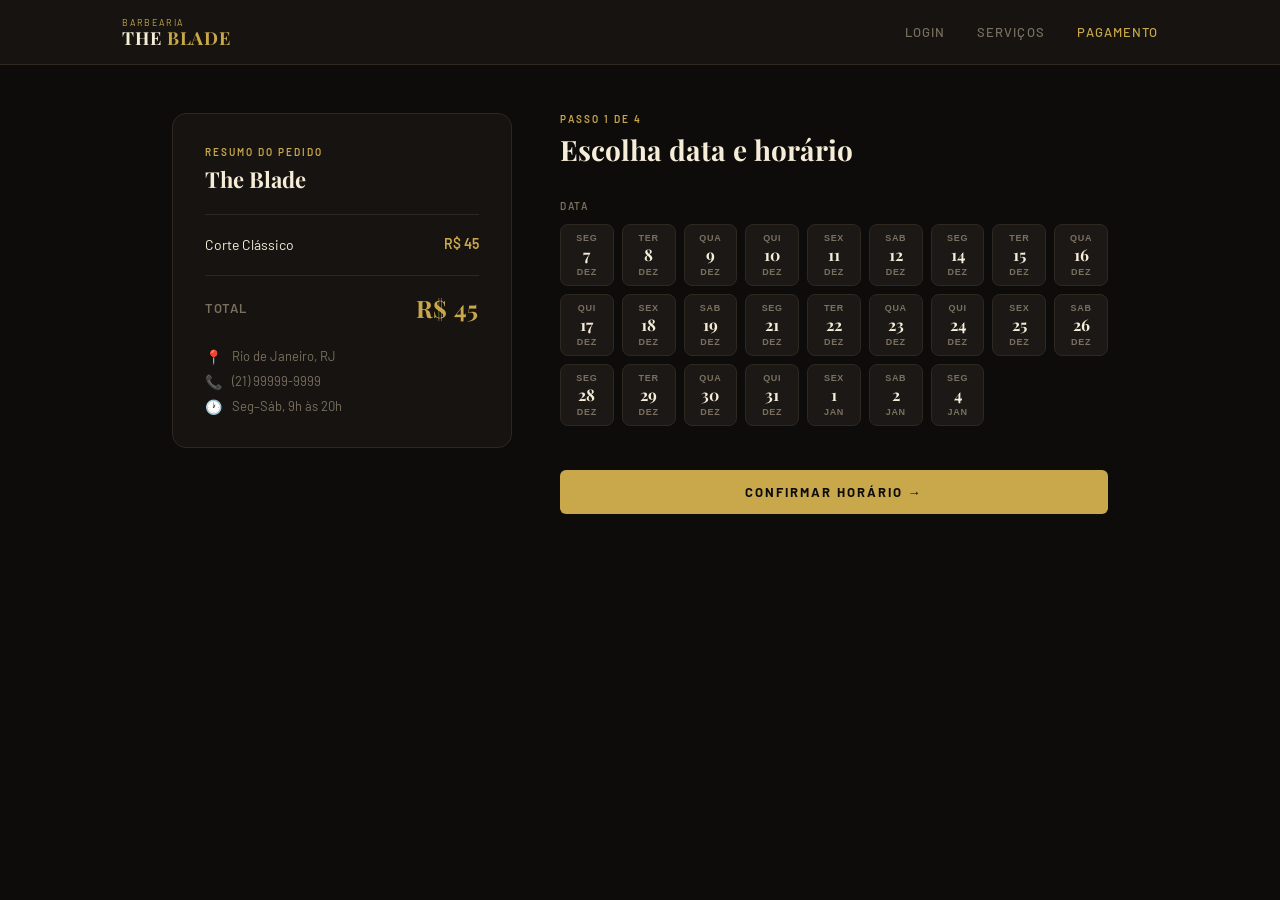
<file: Grupo 6 projeto pronto - Copia/checkout.html>
<!DOCTYPE html>
<html lang="pt-br">
<head>
  <meta charset="UTF-8">
  <meta name="viewport" content="width=device-width, initial-scale=1.0">
  <title>The Blade — Checkout</title>
  <link href="https://fonts.googleapis.com/css2?family=Playfair+Display:ital,wght@0,700;0,900;1,700&family=Barlow:wght@400;500;600&display=swap" rel="stylesheet">
  <link rel="stylesheet" href="checkout.css">
</head>
<body>

  <!-- Header -->
  <header class="site-header">
    <div class="header-inner">
      <div class="header-brand">
        <span class="header-tag">Barbearia</span>
        <span class="header-name">THE <strong>BLADE</strong></span>
      </div>
      <nav class="header-nav">
        <a href="login.html" id="nav-login-link">Login</a>
        <a href="servicos.html">Serviços</a>
        <a href="#" class="active">Pagamento</a>
      </nav>
    </div>
  </header>

  <!-- Conteúdo principal -->
  <main class="checkout-main">

    <!-- Coluna esquerda: resumo do pedido -->
    <aside class="order-summary">
      <p class="summary-eyebrow">Resumo do pedido</p>
      <h2 class="summary-title">The Blade</h2>
      <div class="summary-divider"></div>

      <div class="summary-items" id="summary-items">
        <!-- Preenchido pelo JS via URL params -->
      </div>

      <div class="summary-total-row">
        <span>Total</span>
        <span id="summary-total" class="summary-total-value">R$ 0</span>
      </div>

      <div class="summary-info">
        <div class="info-row"><span class="info-icon">📍</span><span>Rio de Janeiro, RJ</span></div>
        <div class="info-row"><span class="info-icon">📞</span><span>(21) 99999-9999</span></div>
        <div class="info-row"><span class="info-icon">🕐</span><span>Seg–Sáb, 9h às 20h</span></div>
      </div>
    </aside>

    <!-- Coluna direita: formulário de pagamento -->
    <section class="payment-section">

      <!-- Passo 1: Escolher data e horário -->
      <div class="step" id="step-schedule">
        <p class="step-eyebrow">Passo 1 de 4</p>
        <h2 class="step-title">Escolha data e horário</h2>

        <div class="schedule-section">
          <p class="schedule-label">Data</p>
          <div class="dates-grid" id="dates-grid"></div>
        </div>

        <div class="schedule-section" id="times-section" style="display:none">
          <p class="schedule-label">Horário disponível</p>
          <div class="times-grid" id="times-grid"></div>
        </div>

        <div class="feedback-box" id="fb-schedule"></div>
        <button class="btn-confirm" id="btn-confirm-schedule" style="margin-top:1rem">Confirmar horário →</button>
      </div>

      <!-- Passo 1: Quando pagar -->
      <div class="step" id="step-when">
        <p class="step-eyebrow">Passo 2 de 4</p>
        <h2 class="step-title">Quando deseja pagar?</h2>
        <div class="when-grid">
          <button class="when-card" id="btn-pay-now">
            <span class="when-icon">💳</span>
            <span class="when-label">Pagar agora</span>
            <span class="when-desc">Online, antes do atendimento</span>
          </button>
          <button class="when-card" id="btn-pay-later">
            <span class="when-icon">🏪</span>
            <span class="when-label">Pagar na barbearia</span>
            <span class="when-desc">Presencialmente, no dia</span>
          </button>
        </div>
      </div>

      <!-- Passo 2a: Método de pagamento (online) -->
      <div class="step hidden" id="step-method">
        <p class="step-eyebrow">Passo 3 de 4</p>
        <h2 class="step-title">Forma de pagamento</h2>
        <div class="method-tabs">
          <button class="method-tab active" data-method="pix">PIX</button>
          <button class="method-tab" data-method="credito">Crédito</button>
          <button class="method-tab" data-method="debito">Débito</button>
        </div>

        <!-- PIX -->
        <div class="method-panel active" id="panel-pix">
          <div class="pix-wrap">
            <div class="qrcode-box">
              <div class="qrcode-inner" id="qrcode-placeholder">
                <div class="qr-grid"></div>
              </div>
              <p class="qr-label">QR Code PIX</p>
            </div>
            <div class="pix-details">
              <p class="pix-instructions">Abra o app do seu banco, escolha <strong>Pagar via PIX</strong> e escaneie o QR Code ao lado, ou copie a chave abaixo.</p>
              <div class="pix-key-box">
                <span class="pix-key-label">Chave PIX (CNPJ)</span>
                <div class="pix-key-row">
                  <span class="pix-key-value" id="pix-key">12.345.678/0001-99</span>
                  <button class="btn-copy" id="btn-copy-pix">Copiar</button>
                </div>
              </div>
              <div class="pix-timer">
                <span class="timer-label">Expira em</span>
                <span class="timer-value" id="pix-timer">10:00</span>
              </div>
            </div>
          </div>
          <button class="btn-confirm" id="btn-confirm-pix">Já realizei o pagamento</button>
        </div>

        <!-- Cartão de Crédito -->
        <div class="method-panel hidden" id="panel-credito">
          <div class="card-visual" id="card-visual-credito">
            <div class="card-chip"></div>
            <p class="card-number" id="display-num-credito">•••• •••• •••• ••••</p>
            <div class="card-bottom">
              <div><p class="card-field-label">Titular</p><p class="card-field-val" id="display-nome-credito">SEU NOME</p></div>
              <div><p class="card-field-label">Validade</p><p class="card-field-val" id="display-val-credito">MM/AA</p></div>
            </div>
          </div>
          <form id="form-credito" novalidate>
            <div class="field">
              <label for="cred-numero">Número do cartão</label>
              <input type="text" id="cred-numero" placeholder="0000 0000 0000 0000" maxlength="19" autocomplete="cc-number">
              <span class="field-error" id="err-cred-numero"></span>
            </div>
            <div class="field">
              <label for="cred-nome">Nome no cartão</label>
              <input type="text" id="cred-nome" placeholder="NOME SOBRENOME" autocomplete="cc-name">
              <span class="field-error" id="err-cred-nome"></span>
            </div>
            <div class="field-row-2">
              <div class="field">
                <label for="cred-validade">Validade</label>
                <input type="text" id="cred-validade" placeholder="MM/AA" maxlength="5" autocomplete="cc-exp">
                <span class="field-error" id="err-cred-validade"></span>
              </div>
              <div class="field">
                <label for="cred-cvv">CVV</label>
                <input type="text" id="cred-cvv" placeholder="•••" maxlength="4" autocomplete="cc-csc">
                <span class="field-error" id="err-cred-cvv"></span>
              </div>
            </div>
            <div class="field">
              <label for="cred-parcelas">Parcelamento</label>
              <select id="cred-parcelas"></select>
            </div>
            <div class="feedback-box" id="fb-credito"></div>
            <button type="submit" class="btn-confirm">Pagar com crédito</button>
          </form>
        </div>

        <!-- Cartão de Débito -->
        <div class="method-panel hidden" id="panel-debito">
          <div class="card-visual card-visual-debit" id="card-visual-debito">
            <div class="card-chip"></div>
            <p class="card-number" id="display-num-debito">•••• •••• •••• ••••</p>
            <div class="card-bottom">
              <div><p class="card-field-label">Titular</p><p class="card-field-val" id="display-nome-debito">SEU NOME</p></div>
              <div><p class="card-field-label">Validade</p><p class="card-field-val" id="display-val-debito">MM/AA</p></div>
            </div>
          </div>
          <form id="form-debito" novalidate>
            <div class="field">
              <label for="deb-numero">Número do cartão</label>
              <input type="text" id="deb-numero" placeholder="0000 0000 0000 0000" maxlength="19" autocomplete="cc-number">
              <span class="field-error" id="err-deb-numero"></span>
            </div>
            <div class="field">
              <label for="deb-nome">Nome no cartão</label>
              <input type="text" id="deb-nome" placeholder="NOME SOBRENOME" autocomplete="cc-name">
              <span class="field-error" id="err-deb-nome"></span>
            </div>
            <div class="field-row-2">
              <div class="field">
                <label for="deb-validade">Validade</label>
                <input type="text" id="deb-validade" placeholder="MM/AA" maxlength="5" autocomplete="cc-exp">
                <span class="field-error" id="err-deb-validade"></span>
              </div>
              <div class="field">
                <label for="deb-cvv">CVV</label>
                <input type="text" id="deb-cvv" placeholder="•••" maxlength="4" autocomplete="cc-csc">
                <span class="field-error" id="err-deb-cvv"></span>
              </div>
            </div>
            <div class="feedback-box" id="fb-debito"></div>
            <button type="submit" class="btn-confirm">Pagar com débito</button>
          </form>
        </div>

        <button class="btn-back" id="btn-back-method">← Voltar</button>
      </div>

      <!-- Passo 2b: Pagar na barbearia -->
      <div class="step hidden" id="step-presencial">
        <p class="step-eyebrow">Passo 3 de 4</p>
        <h2 class="step-title">Pagamento presencial</h2>
        <p class="step-desc">Ótimo! Você pagará diretamente na barbearia no dia do atendimento. Aceitamos as seguintes formas:</p>
        <div class="presencial-methods">
          <div class="pres-method"><span>💵</span> Dinheiro</div>
          <div class="pres-method"><span>💳</span> Cartão de débito</div>
          <div class="pres-method"><span>💳</span> Cartão de crédito</div>
          <div class="pres-method"><span>📱</span> PIX na hora</div>
        </div>
        <div class="presencial-notice">
          <span class="notice-icon">⚠</span>
          <p>Ao confirmar, seu horário ficará reservado. O não comparecimento sem cancelamento prévio de 2h pode resultar em cobrança de taxa.</p>
        </div>
        <button class="btn-confirm" id="btn-confirm-presencial">Confirmar agendamento</button>
        <button class="btn-back" id="btn-back-presencial">← Voltar</button>
      </div>

      <!-- Passo 3: Confirmação -->
      <div class="step hidden" id="step-confirmation">
        <div class="confirm-icon">✔</div>
        <p class="step-eyebrow">Tudo certo!</p>
        <h2 class="step-title" id="confirm-title">Pagamento confirmado</h2>
        <p class="confirm-desc" id="confirm-desc">Seu agendamento está garantido. Você receberá uma confirmação por e-mail em breve.</p>
        <div class="confirm-details" id="confirm-details"></div>
        <a href="servicos.html" class="btn-confirm" style="text-decoration:none; text-align:center; display:block;">Voltar aos serviços</a>
      </div>

    </section>
  </main>

  <script src="auth.js"></script>
  <script src="checkout.js"></script>
</body>
</html>
</file>
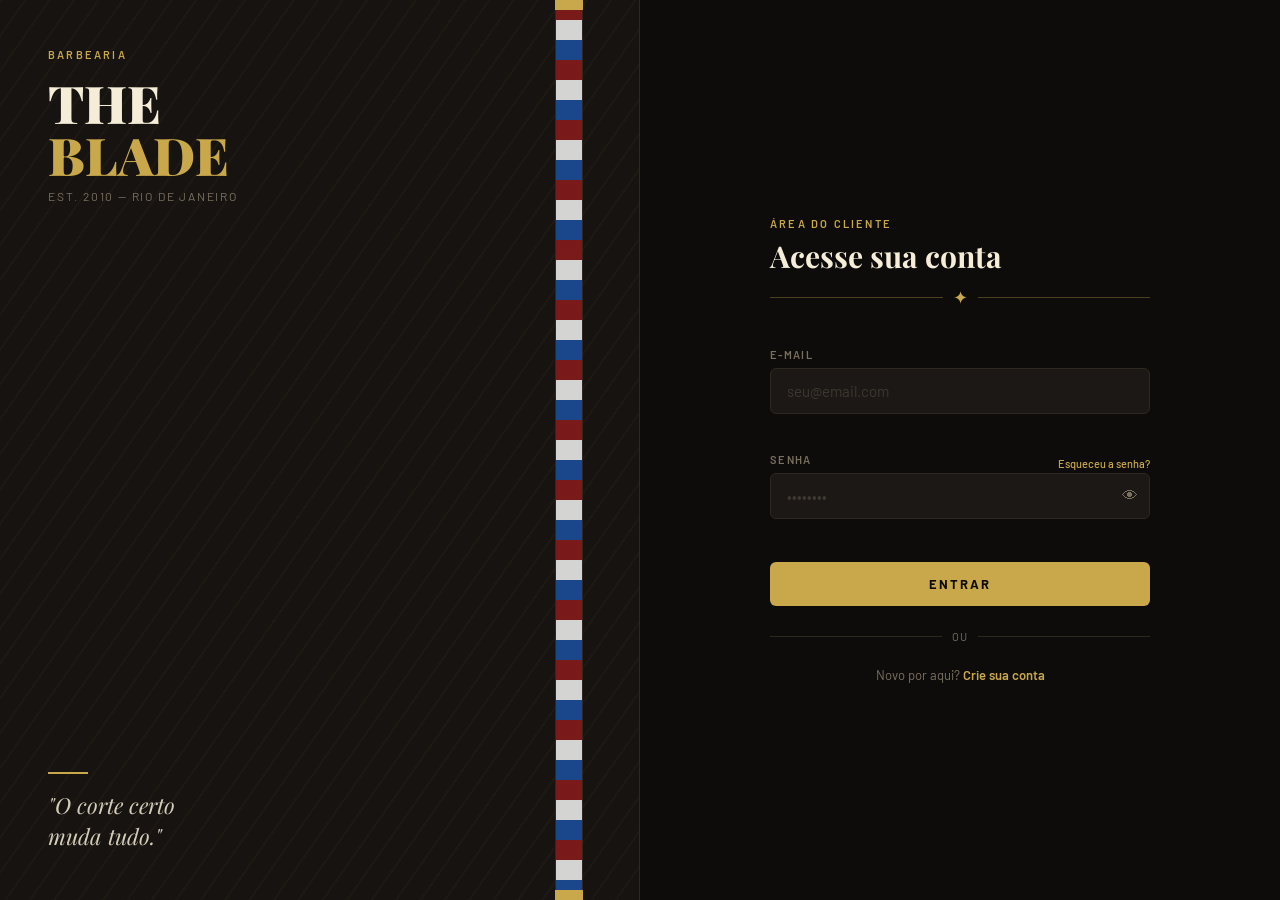
<file: Grupo 6 projeto pronto - Copia/login.html>
<!DOCTYPE html>
<html lang="pt-br">
<head>
  <meta charset="UTF-8">
  <meta name="viewport" content="width=device-width, initial-scale=1.0">
  <title>The Blade — Login</title>
  <link href="https://fonts.googleapis.com/css2?family=Playfair+Display:wght@700;900&family=Barlow:wght@400;500;600&display=swap" rel="stylesheet">
  <link rel="stylesheet" href="style.css">
</head>
<body>

  <div class="panel-left">
    <div class="stripe-pattern"></div>
    <div class="pole"></div>
    <div class="pole-cap top"></div>
    <div class="pole-cap bottom"></div>
    <div class="brand">
      <p class="brand-tag">Barbearia</p>
      <h1 class="brand-name">THE<br><span>BLADE</span></h1>
      <p class="brand-since">Est. 2010 &mdash; Rio de Janeiro</p>
    </div>
    <div class="tagline">
      <div class="tagline-line"></div>
      <p>"O corte certo<br>muda tudo."</p>
    </div>
  </div>

  <div class="panel-right">
    <div class="form-wrap">

      <!-- TELA: LOGIN -->
      <div id="screen-login" class="screen active">
        <div class="form-header">
          <p class="form-eyebrow">Área do cliente</p>
          <h2 class="form-title">Acesse sua conta</h2>
          <div class="divider-gold"><span>✦</span></div>
        </div>
        <form id="form-login" novalidate>
          <div class="field">
            <label for="login-email">E-mail</label>
            <input type="email" id="login-email" placeholder="seu@email.com" autocomplete="email" required>
            <span class="field-error" id="err-login-email"></span>
          </div>
          <div class="field">
            <div class="field-row">
              <label for="login-senha">Senha</label>
              <a href="#" class="forgot" id="link-forgot">Esqueceu a senha?</a>
            </div>
            <div class="input-eye">
              <input type="password" id="login-senha" placeholder="••••••••" autocomplete="current-password" required>
              <button type="button" class="eye-btn" data-target="login-senha">👁</button>
            </div>
            <span class="field-error" id="err-login-senha"></span>
          </div>
          <div class="feedback-box" id="fb-login"></div>
          <button type="submit">Entrar</button>
        </form>
        <div class="sep">ou</div>
        <p class="signup">Novo por aqui? <a href="#" id="link-register">Crie sua conta</a></p>
      </div>

      <!-- TELA: CRIAR CONTA -->
      <div id="screen-register" class="screen">
        <div class="form-header">
          <p class="form-eyebrow">Novo cliente</p>
          <h2 class="form-title">Crie sua conta</h2>
          <div class="divider-gold"><span>✦</span></div>
        </div>
        <form id="form-register" novalidate>
          <div class="field">
            <label for="reg-nome">Nome completo</label>
            <input type="text" id="reg-nome" placeholder="João da Silva" autocomplete="name" required>
            <span class="field-error" id="err-reg-nome"></span>
          </div>
          <div class="field">
            <label for="reg-email">E-mail</label>
            <input type="email" id="reg-email" placeholder="seu@email.com" autocomplete="email" required>
            <span class="field-error" id="err-reg-email"></span>
          </div>
          <div class="field">
            <label for="reg-telefone">Telefone</label>
            <input type="tel" id="reg-telefone" placeholder="(21) 99999-9999" autocomplete="tel">
            <span class="field-error" id="err-reg-telefone"></span>
          </div>
          <div class="field">
            <label for="reg-cpf">CPF</label>
            <div class="input-eye">
              <input type="password" id="reg-cpf" placeholder="000.000.000-00" maxlength="14" autocomplete="off">
              <button type="button" class="eye-btn" data-target="reg-cpf">👁</button>
            </div>
            <span class="field-error" id="err-reg-cpf"></span>
          </div>
          <div class="field">
            <label for="reg-cep">CEP</label>
            <input type="text" id="reg-cep" placeholder="00000-000" maxlength="9" autocomplete="postal-code">
            <span class="field-error" id="err-reg-cep"></span>
          </div>
          <div class="field">
            <label for="reg-senha">Senha</label>
            <div class="input-eye">
              <input type="password" id="reg-senha" placeholder="Mín. 8 caracteres" required>
              <button type="button" class="eye-btn" data-target="reg-senha">👁</button>
            </div>
            <div class="strength-bar"><div class="strength-fill" id="strength-fill"></div></div>
            <span class="strength-label" id="strength-label"></span>
            <span class="field-error" id="err-reg-senha"></span>
          </div>
          <div class="field">
            <label for="reg-confirma">Confirmar senha</label>
            <div class="input-eye">
              <input type="password" id="reg-confirma" placeholder="Repita a senha" required>
              <button type="button" class="eye-btn" data-target="reg-confirma">👁</button>
            </div>
            <span class="field-error" id="err-reg-confirma"></span>
          </div>
          <div class="feedback-box" id="fb-register"></div>
          <button type="submit">Criar conta</button>
        </form>
        <div class="sep">ou</div>
        <p class="signup">Já tem conta? <a href="#" id="link-login">Entrar</a></p>
      </div>

      <!-- TELA: ESQUECEU A SENHA -->
      <div id="screen-forgot" class="screen">
        <div class="form-header">
          <p class="form-eyebrow">Recuperar acesso</p>
          <h2 class="form-title">Redefinir senha</h2>
          <div class="divider-gold"><span>✦</span></div>
        </div>
        <form id="form-forgot" novalidate>
          <p class="screen-desc">Informe o e-mail cadastrado e enviaremos um link para redefinir sua senha.</p>
          <div class="field">
            <label for="forgot-email">E-mail</label>
            <input type="email" id="forgot-email" placeholder="seu@email.com" autocomplete="email" required>
            <span class="field-error" id="err-forgot-email"></span>
          </div>
          <div class="feedback-box" id="fb-forgot"></div>
          <button type="submit">Enviar link</button>
        </form>
        <div class="sep">ou</div>
        <p class="signup">Lembrou a senha? <a href="#" id="link-back-login">Voltar ao login</a></p>
      </div>

    </div>
  </div>
  <script src="auth.js"></script>
  <script src="app.js"></script>
</body>
</html>
</file>
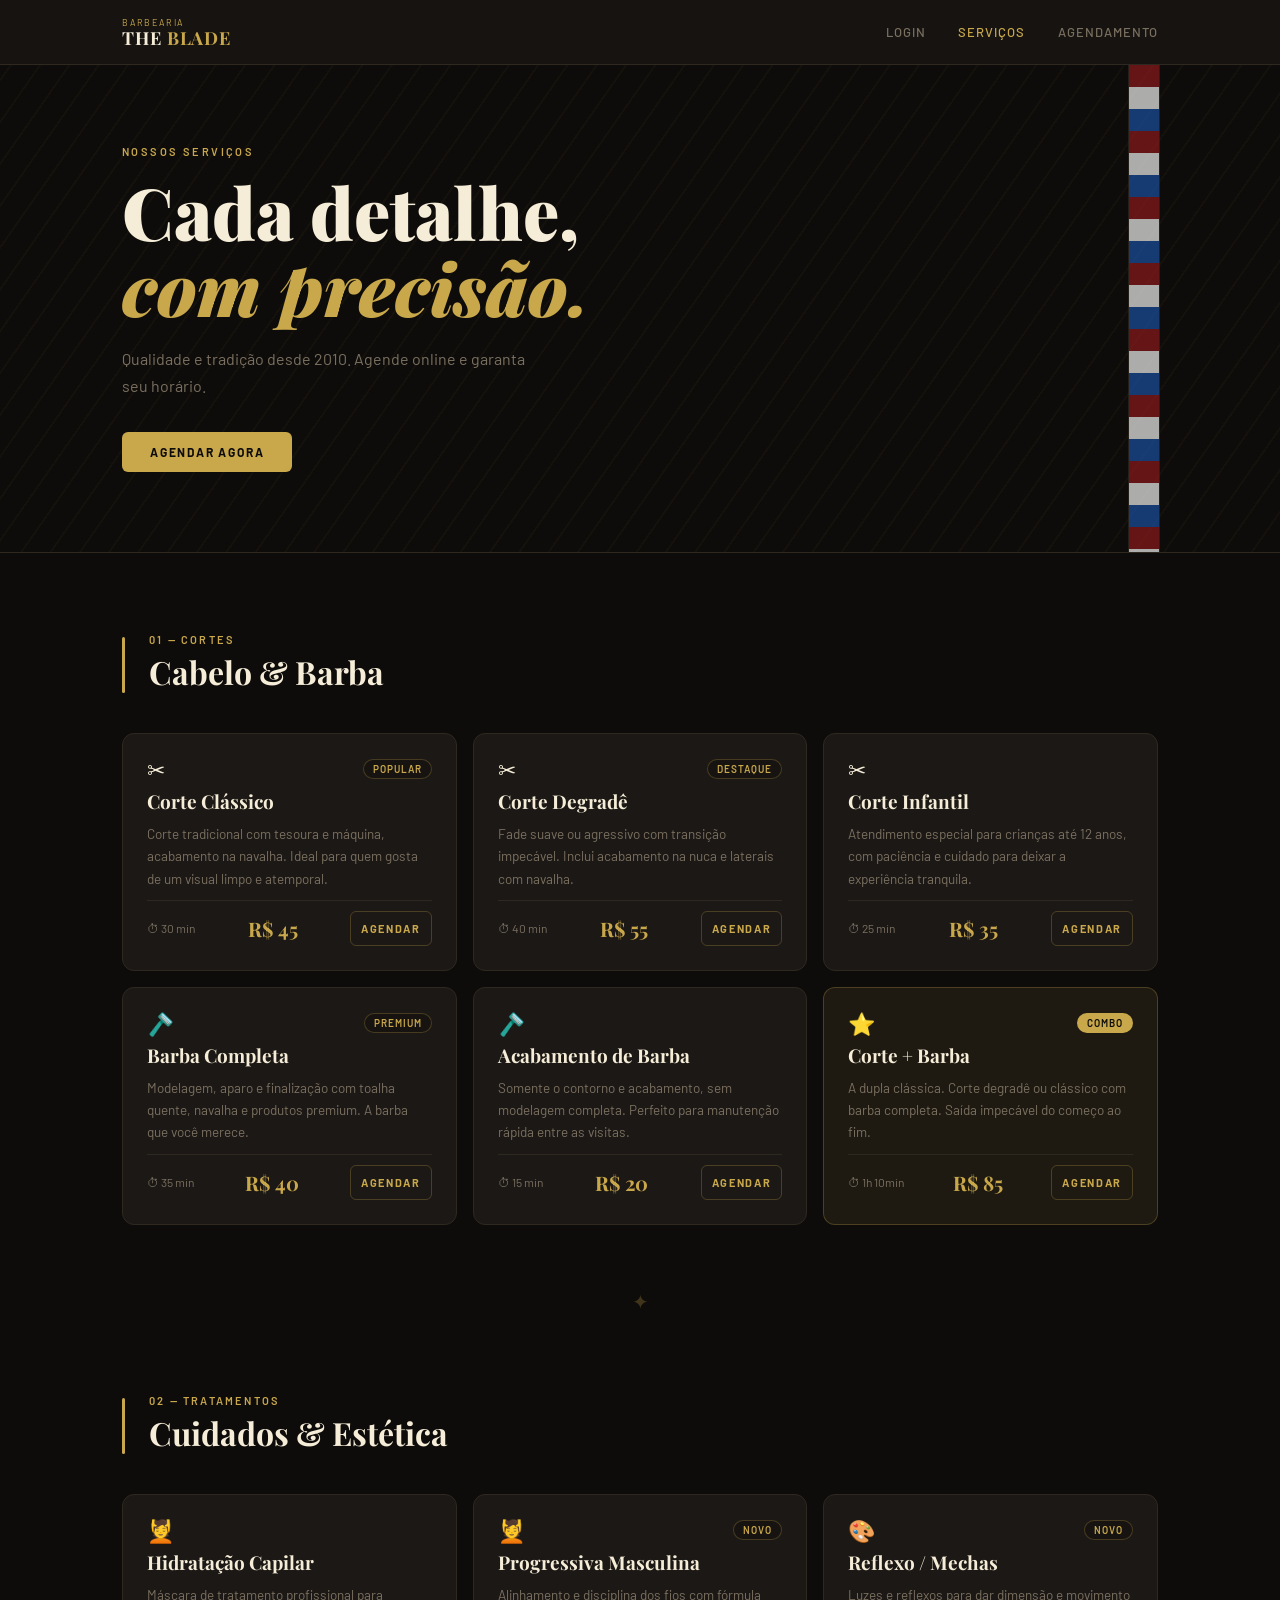
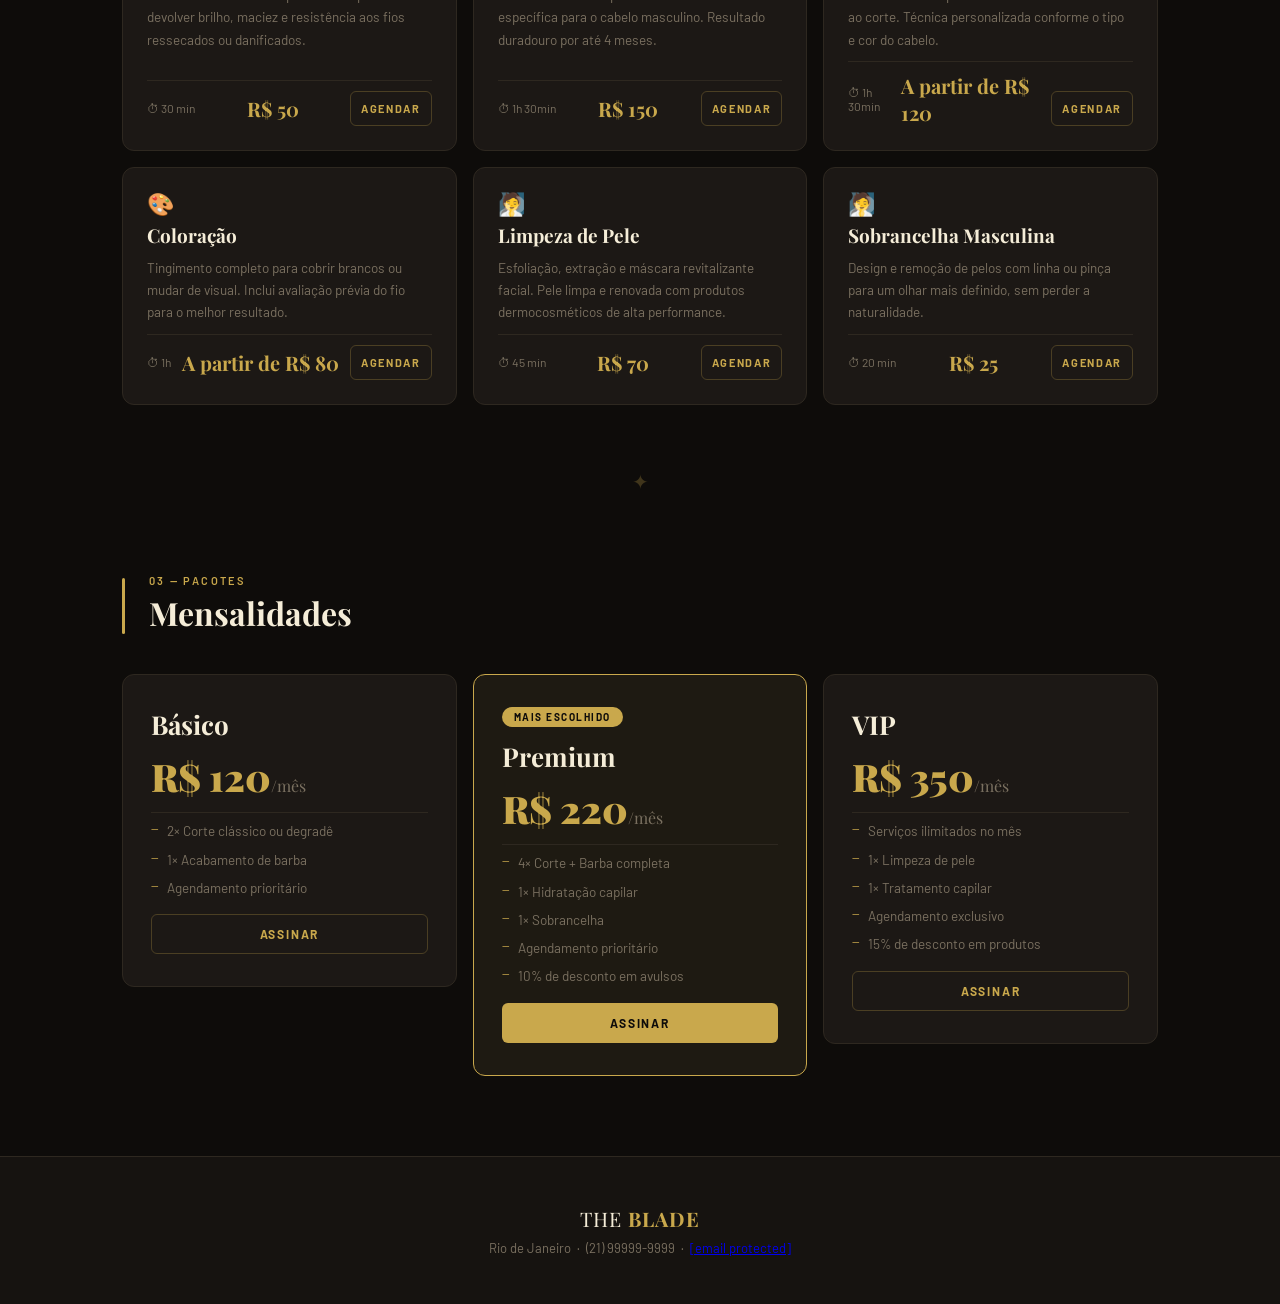
<file: Grupo 6 projeto pronto - Copia/servicos.html>
<!DOCTYPE html>
<html lang="pt-br">
<head>
  <meta charset="UTF-8">
  <meta name="viewport" content="width=device-width, initial-scale=1.0">
  <title>The Blade — Serviços & Preços</title>
  <link href="https://fonts.googleapis.com/css2?family=Playfair+Display:ital,wght@0,700;0,900;1,700&family=Barlow:wght@400;500;600&display=swap" rel="stylesheet">
  <link rel="stylesheet" href="servicos.css">
</head>
<body>

  <!-- Header -->
  <header class="site-header">
    <div class="header-inner">
      <div class="header-brand">
        <span class="header-tag">Barbearia</span>
        <span class="header-name">THE <strong>BLADE</strong></span>
      </div>
      <nav class="header-nav">
        <a href="login.html">Login</a>
        <a href="#servicos" class="active">Serviços</a>
        <a href="#">Agendamento</a>
      </nav>
    </div>
  </header>

  <!-- Hero -->
  <section class="hero">
    <div class="hero-bg"></div>
    <div class="hero-content">
      <p class="hero-eyebrow">Nossos serviços</p>
      <h1 class="hero-title">Cada detalhe,<br><em>com precisão.</em></h1>
      <p class="hero-sub">Qualidade e tradição desde 2010. Agende online e garanta seu horário.</p>
      <a href="checkout.html?servico=corte-classico" class="btn-hero">Agendar agora</a>
    </div>
    <div class="hero-pole">
      <div class="hero-pole-inner"></div>
    </div>
  </section>

  <!-- Serviços -->
  <main id="servicos">

    <!-- Categoria: Cortes -->
    <section class="category">
      <div class="category-header">
        <div class="cat-line"></div>
        <div>
          <p class="cat-eyebrow">01 — Cortes</p>
          <h2 class="cat-title">Cabelo & Barba</h2>
        </div>
      </div>
      <div class="services-grid">

        <div class="service-card">
          <div class="service-top">
            <div class="service-icon">✂</div>
            <span class="service-badge">Popular</span>
          </div>
          <h3 class="service-name">Corte Clássico</h3>
          <p class="service-desc">Corte tradicional com tesoura e máquina, acabamento na navalha. Ideal para quem gosta de um visual limpo e atemporal.</p>
          <div class="service-bottom">
            <span class="service-duration">⏱ 30 min</span>
            <span class="service-price">R$ 45</span>
          
          <a href="checkout.html?servico=corte-classico" class="service-btn">Agendar</a>

        </div>
      </div>

        <div class="service-card">
          <div class="service-top">
            <div class="service-icon">✂</div>
            <span class="service-badge">Destaque</span>
          </div>
          <h3 class="service-name">Corte Degradê</h3>
          <p class="service-desc">Fade suave ou agressivo com transição impecável. Inclui acabamento na nuca e laterais com navalha.</p>
          <div class="service-bottom">
            <span class="service-duration">⏱ 40 min</span>
            <span class="service-price">R$ 55</span>
          
          <a href="checkout.html?servico=corte-degrade" class="service-btn">Agendar</a>

        </div>
      </div>

        <div class="service-card">
          <div class="service-top">
            <div class="service-icon">✂</div>
          </div>
          <h3 class="service-name">Corte Infantil</h3>
          <p class="service-desc">Atendimento especial para crianças até 12 anos, com paciência e cuidado para deixar a experiência tranquila.</p>
          <div class="service-bottom">
            <span class="service-duration">⏱ 25 min</span>
            <span class="service-price">R$ 35</span>
          
          <a href="checkout.html?servico=corte-infantil" class="service-btn">Agendar</a>

        </div>
      </div>

        <div class="service-card">
          <div class="service-top">
            <div class="service-icon">🪒</div>
            <span class="service-badge">Premium</span>
          </div>
          <h3 class="service-name">Barba Completa</h3>
          <p class="service-desc">Modelagem, aparo e finalização com toalha quente, navalha e produtos premium. A barba que você merece.</p>
          <div class="service-bottom">
            <span class="service-duration">⏱ 35 min</span>
            <span class="service-price">R$ 40</span>
          
          <a href="checkout.html?servico=barba-completa" class="service-btn">Agendar</a>

        </div>
      </div>

        <div class="service-card">
          <div class="service-top">
            <div class="service-icon">🪒</div>
          </div>
          <h3 class="service-name">Acabamento de Barba</h3>
          <p class="service-desc">Somente o contorno e acabamento, sem modelagem completa. Perfeito para manutenção rápida entre as visitas.</p>
          <div class="service-bottom">
            <span class="service-duration">⏱ 15 min</span>
            <span class="service-price">R$ 20</span>
          
          <a href="checkout.html?servico=acabamento-barba" class="service-btn">Agendar</a>

        </div>
      </div>

        <div class="service-card card-combo">
          <div class="service-top">
            <div class="service-icon">⭐</div>
            <span class="service-badge badge-gold">Combo</span>
          </div>
          <h3 class="service-name">Corte + Barba</h3>
          <p class="service-desc">A dupla clássica. Corte degradê ou clássico com barba completa. Saída impecável do começo ao fim.</p>
          <div class="service-bottom">
            <span class="service-duration">⏱ 1h 10min</span>
            <span class="service-price">R$ 85</span>
          
          <a href="checkout.html?servico=corte-barba" class="service-btn">Agendar</a>

        </div>
      </div>

      </div>
    </section>

    <!-- Divisor -->
    <div class="section-divider"><span>✦</span></div>

    <!-- Categoria: Tratamentos -->
    <section class="category">
      <div class="category-header">
        <div class="cat-line"></div>
        <div>
          <p class="cat-eyebrow">02 — Tratamentos</p>
          <h2 class="cat-title">Cuidados & Estética</h2>
        </div>
      </div>
      <div class="services-grid">

        <div class="service-card">
          <div class="service-top">
            <div class="service-icon">💆</div>
          </div>
          <h3 class="service-name">Hidratação Capilar</h3>
          <p class="service-desc">Máscara de tratamento profissional para devolver brilho, maciez e resistência aos fios ressecados ou danificados.</p>
          <div class="service-bottom">
            <span class="service-duration">⏱ 30 min</span>
            <span class="service-price">R$ 50</span>
          
          <a href="checkout.html?servico=hidratacao" class="service-btn">Agendar</a>

        </div>
      </div>

        <div class="service-card">
          <div class="service-top">
            <div class="service-icon">💆</div>
            <span class="service-badge">Novo</span>
          </div>
          <h3 class="service-name">Progressiva Masculina</h3>
          <p class="service-desc">Alinhamento e disciplina dos fios com fórmula específica para o cabelo masculino. Resultado duradouro por até 4 meses.</p>
          <div class="service-bottom">
            <span class="service-duration">⏱ 1h 30min</span>
            <span class="service-price">R$ 150</span>
          
          <a href="checkout.html?servico=progressiva" class="service-btn">Agendar</a>

        </div>
      </div>

        <div class="service-card">
          <div class="service-top">
            <div class="service-icon">🎨</div>
            <span class="service-badge">Novo</span>
          </div>
          <h3 class="service-name">Reflexo / Mechas</h3>
          <p class="service-desc">Luzes e reflexos para dar dimensão e movimento ao corte. Técnica personalizada conforme o tipo e cor do cabelo.</p>
          <div class="service-bottom">
            <span class="service-duration">⏱ 1h 30min</span>
            <span class="service-price">A partir de R$ 120</span>
          
          <a href="checkout.html?servico=reflexo" class="service-btn">Agendar</a>

        </div>
      </div>

        <div class="service-card">
          <div class="service-top">
            <div class="service-icon">🎨</div>
          </div>
          <h3 class="service-name">Coloração</h3>
          <p class="service-desc">Tingimento completo para cobrir brancos ou mudar de visual. Inclui avaliação prévia do fio para o melhor resultado.</p>
          <div class="service-bottom">
            <span class="service-duration">⏱ 1h</span>
            <span class="service-price">A partir de R$ 80</span>
          
          <a href="checkout.html?servico=coloracao" class="service-btn">Agendar</a>

        </div>
      </div>

        <div class="service-card">
          <div class="service-top">
            <div class="service-icon">🧖</div>
          </div>
          <h3 class="service-name">Limpeza de Pele</h3>
          <p class="service-desc">Esfoliação, extração e máscara revitalizante facial. Pele limpa e renovada com produtos dermocosméticos de alta performance.</p>
          <div class="service-bottom">
            <span class="service-duration">⏱ 45 min</span>
            <span class="service-price">R$ 70</span>
          
          <a href="checkout.html?servico=limpeza-pele" class="service-btn">Agendar</a>

        </div>
      </div>

        <div class="service-card">
          <div class="service-top">
            <div class="service-icon">🧖</div>
          </div>
          <h3 class="service-name">Sobrancelha Masculina</h3>
          <p class="service-desc">Design e remoção de pelos com linha ou pinça para um olhar mais definido, sem perder a naturalidade.</p>
          <div class="service-bottom">
            <span class="service-duration">⏱ 20 min</span>
            <span class="service-price">R$ 25</span>
          
          <a href="checkout.html?servico=sobrancelha" class="service-btn">Agendar</a>

        </div>
      </div>

      </div>
    </section>

    <!-- Divisor -->
    <div class="section-divider"><span>✦</span></div>

    <!-- Categoria: Pacotes -->
    <section class="category">
      <div class="category-header">
        <div class="cat-line"></div>
        <div>
          <p class="cat-eyebrow">03 — Pacotes</p>
          <h2 class="cat-title">Mensalidades</h2>
        </div>
      </div>
      <div class="packages-grid">

        <div class="pkg-card">
          <p class="pkg-name">Básico</p>
          <p class="pkg-price">R$ 120<span>/mês</span></p>
          <ul class="pkg-list">
            <li>2× Corte clássico ou degradê</li>
            <li>1× Acabamento de barba</li>
            <li>Agendamento prioritário</li>
          </ul>
          <a href="checkout.html?servico=pkg-basico" class="pkg-btn">Assinar</a>
        </div>

        <div class="pkg-card pkg-featured">
          <p class="pkg-label">Mais escolhido</p>
          <p class="pkg-name">Premium</p>
          <p class="pkg-price">R$ 220<span>/mês</span></p>
          <ul class="pkg-list">
            <li>4× Corte + Barba completa</li>
            <li>1× Hidratação capilar</li>
            <li>1× Sobrancelha</li>
            <li>Agendamento prioritário</li>
            <li>10% de desconto em avulsos</li>
          </ul>
          <a href="checkout.html?servico=pkg-premium" class="pkg-btn">Assinar</a>
        </div>

        <div class="pkg-card">
          <p class="pkg-name">VIP</p>
          <p class="pkg-price">R$ 350<span>/mês</span></p>
          <ul class="pkg-list">
            <li>Serviços ilimitados no mês</li>
            <li>1× Limpeza de pele</li>
            <li>1× Tratamento capilar</li>
            <li>Agendamento exclusivo</li>
            <li>15% de desconto em produtos</li>
          </ul>
          <a href="checkout.html?servico=pkg-vip" class="pkg-btn">Assinar</a>
        </div>

      </div>
    </section>

  </main>

  <!-- Footer -->
  <footer class="site-footer">
    <p class="footer-brand">THE <strong>BLADE</strong></p>
    <p class="footer-info">Rio de Janeiro &nbsp;·&nbsp; (21) 99999-9999 &nbsp;·&nbsp; <a href="/cdn-cgi/l/email-protection" class="__cf_email__" data-cfemail="debdb1b0aabfaab19eaab6bbbcb2bfbabbf0bdb1b3f0bcac">[email&#160;protected]</a>
  <script src="auth.js"></script>
  <script>
    document.addEventListener('DOMContentLoaded', function() {
      var s = typeof Auth !== 'undefined' ? Auth.getSession() : null;
      var loginLink = document.querySelector('.header-nav a[href="login.html"]');
      if (loginLink && s) loginLink.textContent = '👤 ' + s.nome.split(' ')[0];
    });
  </script>
</body>
</html>
</file>
<file: Grupo 6 projeto pronto - Copia/checkout.css>
*, *::before, *::after { box-sizing: border-box; margin: 0; padding: 0; }

:root {
  --bg:          #0E0C0A;
  --surface:     #161310;
  --card:        #1C1815;
  --card-hover:  #221F1B;
  --gold:        #C9A84C;
  --gold-light:  #E2C06A;
  --gold-dim:    #C9A84C18;
  --cream:       #F5EDD8;
  --muted:       #7A7060;
  --border:      #2E2820;
  --border-gold: #C9A84C44;
  --green:       #3A7A3A;
  --green-bg:    #0F2A10;
  --green-border:#205A20;
  --red-text:    #E07070;
  --red-bg:      #2A1010;
  --red-border:  #5A2020;
}

body {
  font-family: 'Barlow', sans-serif;
  background: var(--bg);
  color: var(--cream);
  min-height: 100vh;
}

/* ── Header (igual ao servicos.css) ── */

.site-header {
  position: sticky; top: 0; z-index: 100;
  background: var(--surface);
  border-bottom: 1px solid var(--border);
}
.header-inner {
  max-width: 1100px; margin: 0 auto; padding: 0 2rem;
  height: 64px; display: flex; align-items: center; justify-content: space-between;
}
.header-brand { display: flex; flex-direction: column; line-height: 1; }
.header-tag { font-size: 9px; letter-spacing: 0.2em; text-transform: uppercase; color: var(--gold); margin-bottom: 2px; }
.header-name { font-family: 'Playfair Display', serif; font-size: 18px; font-weight: 700; color: var(--cream); letter-spacing: 0.05em; }
.header-name strong { color: var(--gold); }
.header-nav { display: flex; gap: 2rem; }
.header-nav a { font-size: 13px; font-weight: 500; letter-spacing: 0.08em; text-transform: uppercase; color: var(--muted); text-decoration: none; transition: color 0.15s; }
.header-nav a:hover, .header-nav a.active { color: var(--gold); }

/* ── Layout checkout ── */

.checkout-main {
  max-width: 1000px;
  margin: 0 auto;
  padding: 3rem 2rem 5rem;
  display: grid;
  grid-template-columns: 340px 1fr;
  gap: 3rem;
  align-items: start;
}

/* ── Resumo do pedido ── */

.order-summary {
  background: var(--surface);
  border: 1px solid var(--border);
  border-radius: 14px;
  padding: 2rem;
  position: sticky;
  top: 84px;
}

.summary-eyebrow {
  font-size: 10px; font-weight: 600; letter-spacing: 0.2em;
  text-transform: uppercase; color: var(--gold); margin-bottom: 0.4rem;
}

.summary-title {
  font-family: 'Playfair Display', serif;
  font-size: 22px; font-weight: 700; color: var(--cream); margin-bottom: 1.25rem;
}

.summary-divider { height: 1px; background: var(--border); margin-bottom: 1.25rem; }

.summary-items { display: flex; flex-direction: column; gap: 10px; margin-bottom: 1.25rem; }

.summary-item {
  display: flex; justify-content: space-between; align-items: flex-start; gap: 8px;
}
.summary-item-name { font-size: 14px; color: var(--cream); line-height: 1.4; }
.summary-item-price { font-size: 14px; font-weight: 600; color: var(--gold); white-space: nowrap; }

.summary-empty { font-size: 14px; color: var(--muted); font-style: italic; }

.summary-total-row {
  display: flex; justify-content: space-between; align-items: center;
  padding-top: 1rem; border-top: 1px solid var(--border);
  font-size: 13px; font-weight: 600; letter-spacing: 0.05em;
  text-transform: uppercase; color: var(--muted); margin-bottom: 1.5rem;
}
.summary-total-value {
  font-family: 'Playfair Display', serif;
  font-size: 24px; font-weight: 700; color: var(--gold);
}

.summary-info { display: flex; flex-direction: column; gap: 8px; }
.info-row { display: flex; align-items: center; gap: 10px; font-size: 13px; color: var(--muted); }
.info-icon { font-size: 14px; }

/* ── Seção de pagamento ── */

.payment-section { display: flex; flex-direction: column; }

.step { animation: fadeUp 0.3s ease both; }
.step.hidden { display: none; }

@keyframes fadeUp {
  from { opacity: 0; transform: translateY(12px); }
  to   { opacity: 1; transform: translateY(0); }
}

.step-eyebrow {
  font-size: 10px; font-weight: 600; letter-spacing: 0.2em;
  text-transform: uppercase; color: var(--gold); margin-bottom: 0.4rem;
}

.step-title {
  font-family: 'Playfair Display', serif;
  font-size: 28px; font-weight: 700; color: var(--cream); margin-bottom: 2rem;
}

.step-desc { font-size: 14px; color: var(--muted); line-height: 1.7; margin-bottom: 1.5rem; }

/* ── Passo 1: Quando pagar ── */

.when-grid { display: grid; grid-template-columns: 1fr 1fr; gap: 14px; }

.when-card {
  background: var(--card); border: 1px solid var(--border); border-radius: 12px;
  padding: 1.75rem 1.5rem; display: flex; flex-direction: column; align-items: flex-start;
  gap: 6px; cursor: pointer; text-align: left;
  transition: border-color 0.2s, background 0.2s, transform 0.15s;
}
.when-card:hover { border-color: var(--border-gold); background: var(--card-hover); transform: translateY(-2px); }

.when-icon { font-size: 28px; margin-bottom: 4px; }
.when-label { font-size: 16px; font-weight: 600; color: var(--cream); }
.when-desc  { font-size: 12px; color: var(--muted); }

/* ── Passo 2: Método ── */

.method-tabs {
  display: flex; gap: 8px; margin-bottom: 1.75rem;
  border-bottom: 1px solid var(--border); padding-bottom: 0;
}

.method-tab {
  background: none; border: none; border-bottom: 2px solid transparent;
  padding: 8px 16px 12px; font-family: 'Barlow', sans-serif;
  font-size: 13px; font-weight: 600; letter-spacing: 0.08em; text-transform: uppercase;
  color: var(--muted); cursor: pointer; transition: color 0.15s, border-color 0.15s;
  margin-bottom: -1px;
}
.method-tab:hover { color: var(--cream); }
.method-tab.active { color: var(--gold); border-bottom-color: var(--gold); }

.method-panel { display: none; }
.method-panel.active { display: block; animation: fadeUp 0.25s ease both; }

/* ── PIX ── */

.pix-wrap { display: grid; grid-template-columns: auto 1fr; gap: 2rem; margin-bottom: 1.5rem; align-items: start; }

.qrcode-box { display: flex; flex-direction: column; align-items: center; gap: 8px; }

.qrcode-inner {
  width: 140px; height: 140px; background: var(--cream); border-radius: 8px;
  display: flex; align-items: center; justify-content: center; padding: 10px;
}

.qr-grid {
  width: 100%; height: 100%;
  background-image:
    repeating-linear-gradient(0deg, #1a1a1a 0px, #1a1a1a 8px, transparent 8px, transparent 16px),
    repeating-linear-gradient(90deg, #1a1a1a 0px, #1a1a1a 8px, transparent 8px, transparent 16px);
  opacity: 0.85; border-radius: 2px;
}

.qr-label { font-size: 11px; color: var(--muted); text-align: center; }

.pix-details { display: flex; flex-direction: column; gap: 1rem; }

.pix-instructions { font-size: 13.5px; color: var(--muted); line-height: 1.65; }
.pix-instructions strong { color: var(--cream); }

.pix-key-box { background: var(--card); border: 1px solid var(--border); border-radius: 8px; padding: 12px 14px; }
.pix-key-label { font-size: 10px; font-weight: 600; letter-spacing: 0.12em; text-transform: uppercase; color: var(--muted); margin-bottom: 6px; }
.pix-key-row { display: flex; align-items: center; justify-content: space-between; gap: 8px; }
.pix-key-value { font-size: 14px; font-weight: 600; color: var(--cream); font-family: 'Barlow', monospace; }

.btn-copy {
  background: none; border: 1px solid var(--border-gold); border-radius: 5px;
  padding: 4px 10px; font-size: 11px; font-weight: 600; letter-spacing: 0.08em;
  text-transform: uppercase; color: var(--gold); cursor: pointer;
  transition: background 0.15s, color 0.15s;
}
.btn-copy:hover { background: var(--gold); color: #0E0C0A; }
.btn-copy.copied { background: var(--green); color: white; border-color: transparent; }

.pix-timer { display: flex; align-items: center; gap: 8px; }
.timer-label { font-size: 12px; color: var(--muted); }
.timer-value { font-size: 20px; font-weight: 700; color: var(--gold); font-family: 'Playfair Display', serif; letter-spacing: 0.05em; }
.timer-value.urgent { color: #E07070; }

/* ── Cartão visual ── */

.card-visual {
  background: linear-gradient(135deg, #2A2318 0%, #1C1610 100%);
  border: 1px solid var(--border-gold);
  border-radius: 14px; padding: 1.5rem; margin-bottom: 1.5rem;
  display: flex; flex-direction: column; justify-content: space-between;
  min-height: 160px; position: relative; overflow: hidden;
}

.card-visual::before {
  content: ''; position: absolute; right: -30px; top: -30px;
  width: 140px; height: 140px; border-radius: 50%;
  background: rgba(201,168,76,0.06); pointer-events: none;
}

.card-visual-debit { background: linear-gradient(135deg, #12181C 0%, #0C1418 100%); }
.card-visual-debit::before { background: rgba(74,144,180,0.08); }

.card-chip {
  width: 36px; height: 26px; background: var(--gold);
  border-radius: 5px; margin-bottom: 1rem; opacity: 0.85;
}

.card-number { font-size: 18px; letter-spacing: 0.2em; color: var(--cream); margin-bottom: 1rem; font-family: 'Barlow', monospace; }

.card-bottom { display: flex; gap: 2rem; }
.card-field-label { font-size: 9px; letter-spacing: 0.15em; text-transform: uppercase; color: var(--muted); margin-bottom: 3px; }
.card-field-val { font-size: 13px; font-weight: 600; color: var(--cream); letter-spacing: 0.05em; }

/* ── Formulários ── */

.field { margin-bottom: 1.1rem; }

.field-row-2 { display: grid; grid-template-columns: 1fr 1fr; gap: 12px; }

label {
  display: block; font-size: 11px; font-weight: 600;
  letter-spacing: 0.12em; text-transform: uppercase; color: var(--muted); margin-bottom: 6px;
}

input[type="text"], input[type="number"], select {
  width: 100%; padding: 12px 14px;
  font-family: 'Barlow', sans-serif; font-size: 15px;
  background: var(--card); border: 1px solid var(--border);
  border-radius: 6px; color: var(--cream); outline: none;
  transition: border-color 0.2s, box-shadow 0.2s;
}
input::placeholder { color: #3D3830; }
input:hover, select:hover { border-color: #3D3830; }
input:focus, select:focus { border-color: var(--gold); box-shadow: 0 0 0 3px var(--gold-dim); }

select { appearance: none; cursor: pointer; }
select option { background: var(--card); }

.field-error { display: block; font-size: 11px; color: var(--red-text); margin-top: 5px; min-height: 14px; }

.feedback-box { font-size: 13px; border-radius: 6px; margin-bottom: 0.75rem; transition: all 0.2s; }
.feedback-box:not(:empty) { padding: 10px 14px; }
.feedback-box.error   { background: var(--red-bg);   color: var(--red-text); border: 1px solid var(--red-border); }
.feedback-box.success { background: var(--green-bg); color: #70C070;         border: 1px solid var(--green-border); }

/* ── Pagamento presencial ── */

.presencial-methods {
  display: grid; grid-template-columns: 1fr 1fr; gap: 10px; margin-bottom: 1.5rem;
}

.pres-method {
  background: var(--card); border: 1px solid var(--border); border-radius: 8px;
  padding: 12px 16px; font-size: 14px; color: var(--cream);
  display: flex; align-items: center; gap: 10px;
}

.presencial-notice {
  display: flex; align-items: flex-start; gap: 12px;
  background: #1A1500; border: 1px solid #3D3000; border-radius: 8px;
  padding: 14px 16px; margin-bottom: 1.5rem;
}
.notice-icon { font-size: 16px; flex-shrink: 0; margin-top: 1px; }
.presencial-notice p { font-size: 13px; color: #B89A40; line-height: 1.6; }

/* ── Botões ── */

.btn-confirm {
  width: 100%; padding: 14px;
  background: var(--gold); color: #0E0C0A;
  font-family: 'Barlow', sans-serif; font-size: 13px; font-weight: 700;
  letter-spacing: 0.15em; text-transform: uppercase;
  border: none; border-radius: 6px; cursor: pointer;
  transition: background 0.2s, transform 0.1s; margin-top: 0.5rem;
}
.btn-confirm:hover  { background: var(--gold-light); }
.btn-confirm:active { transform: scale(0.98); }

.btn-back {
  background: none; border: none; color: var(--muted); font-family: 'Barlow', sans-serif;
  font-size: 13px; cursor: pointer; margin-top: 1rem; padding: 0;
  transition: color 0.15s;
}
.btn-back:hover { color: var(--cream); }

/* ── Confirmação ── */

.confirm-icon {
  width: 60px; height: 60px; border-radius: 50%;
  background: var(--green-bg); border: 1px solid var(--green-border);
  display: flex; align-items: center; justify-content: center;
  font-size: 24px; color: #70C070; margin-bottom: 1.5rem;
}

.confirm-desc { font-size: 14px; color: var(--muted); line-height: 1.7; margin-bottom: 1.5rem; }

.confirm-details {
  background: var(--surface); border: 1px solid var(--border); border-radius: 10px;
  padding: 1.25rem 1.5rem; margin-bottom: 1.5rem;
  display: flex; flex-direction: column; gap: 10px;
}
.confirm-row { display: flex; justify-content: space-between; font-size: 14px; }
.confirm-row-label { color: var(--muted); }
.confirm-row-value { color: var(--cream); font-weight: 500; }

/* ── Responsivo ── */

@media (max-width: 750px) {
  .checkout-main { grid-template-columns: 1fr; }
  .order-summary { position: static; }
  .when-grid, .presencial-methods { grid-template-columns: 1fr; }
  .pix-wrap { grid-template-columns: 1fr; }
  .field-row-2 { grid-template-columns: 1fr; }
  .header-nav { display: none; }
}

/* ── Agendamento ── */

.schedule-section {
  margin-bottom: 1.75rem;
}

.schedule-label {
  font-size: 10px;
  font-weight: 600;
  letter-spacing: 0.15em;
  text-transform: uppercase;
  color: var(--muted);
  margin-bottom: 0.75rem;
}

.dates-grid {
  display: grid;
  grid-template-columns: repeat(auto-fill, minmax(52px, 1fr));
  gap: 8px;
}

.date-btn {
  background: var(--card);
  border: 1px solid var(--border);
  border-radius: 8px;
  padding: 8px 4px;
  cursor: pointer;
  text-align: center;
  transition: border-color 0.15s, background 0.15s;
  display: flex;
  flex-direction: column;
  align-items: center;
  gap: 4px;
  min-width: 0;
}

.date-btn:hover:not(:disabled) {
  border-color: var(--border-gold);
  background: var(--card-hover);
}

.date-btn.selected {
  border-color: var(--gold);
  background: var(--gold-dim);
}

.date-btn:disabled {
  opacity: 0.35;
  cursor: not-allowed;
}

.date-weekday {
  font-size: 9px;
  font-weight: 600;
  letter-spacing: 0.08em;
  text-transform: uppercase;
  color: var(--muted);
}

.date-day {
  font-family: 'Playfair Display', serif;
  font-size: 16px;
  font-weight: 700;
  color: var(--cream);
  line-height: 1;
}

.date-btn.selected .date-weekday { color: var(--gold); }
.date-btn.selected .date-day     { color: var(--gold); }

.times-grid {
  display: grid;
  grid-template-columns: repeat(auto-fill, minmax(70px, 1fr));
  gap: 8px;
}

.time-btn {
  background: var(--card);
  border: 1px solid var(--border);
  border-radius: 6px;
  padding: 10px 6px;
  font-family: 'Barlow', sans-serif;
  font-size: 13px;
  font-weight: 600;
  color: var(--cream);
  cursor: pointer;
  text-align: center;
  transition: border-color 0.15s, background 0.15s;
}

.time-btn:hover:not(:disabled) {
  border-color: var(--border-gold);
  background: var(--card-hover);
}

.time-btn.selected {
  border-color: var(--gold);
  background: var(--gold-dim);
  color: var(--gold);
}

.time-btn:disabled {
  opacity: 0.3;
  cursor: not-allowed;
  text-decoration: line-through;
}

.selected-schedule-info {
  background: var(--card);
  border: 1px solid var(--border-gold);
  border-radius: 8px;
  padding: 12px 16px;
  font-size: 13px;
  color: var(--cream);
  margin-bottom: 1rem;
  display: flex;
  align-items: center;
  gap: 10px;
}

.selected-schedule-info span { color: var(--gold); font-weight: 600; }

@media (max-width: 750px) {
  .dates-grid { grid-template-columns: repeat(4, 1fr); }
  .times-grid { grid-template-columns: repeat(3, 1fr); }
}
</file>
<file: Grupo 6 projeto pronto - Copia/style.css>
*, *::before, *::after {
  box-sizing: border-box;
  margin: 0;
  padding: 0;
}

:root {
  --bg: #0E0C0A;
  --surface: #161310;
  --card: #1C1815;
  --gold: #C9A84C;
  --gold-light: #E2C06A;
  --gold-dim: #C9A84C22;
  --cream: #F5EDD8;
  --muted: #7A7060;
  --border: #2E2820;
  --border-gold: #C9A84C55;
  --red: #8B1A1A;
}

body {
  font-family: 'Barlow', sans-serif;
  background-color: var(--bg);
  min-height: 100vh;
  display: grid;
  grid-template-columns: 1fr 1fr;
}

/* ── Painel esquerdo ── */

.panel-left {
  position: relative;
  background: var(--surface);
  display: flex;
  flex-direction: column;
  justify-content: space-between;
  padding: 3rem;
  overflow: hidden;
  border-right: 1px solid var(--border);
}

.stripe-pattern {
  position: absolute;
  inset: 0;
  background: repeating-linear-gradient(
    -55deg,
    transparent,
    transparent 18px,
    rgba(201, 168, 76, 0.04) 18px,
    rgba(201, 168, 76, 0.04) 20px
  );
  pointer-events: none;
}

.pole {
  position: absolute;
  right: 3.5rem;
  top: 0;
  bottom: 0;
  width: 28px;
  background: #1a1714;
  border-left: 1px solid var(--border);
  border-right: 1px solid var(--border);
  overflow: hidden;
}

.pole::before {
  content: '';
  position: absolute;
  inset: 0;
  background: repeating-linear-gradient(
    180deg,
    var(--red) 0px,
    var(--red) 20px,
    #f5f5f5 20px,
    #f5f5f5 40px,
    #1a4fa0 40px,
    #1a4fa0 60px
  );
  opacity: 0.85;
  animation: spin 6s linear infinite;
}

@keyframes spin {
  from { transform: translateY(0); }
  to   { transform: translateY(60px); }
}

.pole-cap {
  position: absolute;
  right: 3.5rem;
  width: 28px;
  height: 10px;
  background: var(--gold);
}

.pole-cap.top    { top: 0; }
.pole-cap.bottom { bottom: 0; }

.brand {
  position: relative;
  z-index: 1;
}

.brand-tag {
  font-size: 11px;
  font-weight: 600;
  letter-spacing: 0.2em;
  color: var(--gold);
  text-transform: uppercase;
  margin-bottom: 1rem;
}

.brand-name {
  font-family: 'Playfair Display', serif;
  font-size: 52px;
  font-weight: 900;
  color: var(--cream);
  line-height: 1;
  margin-bottom: 0.5rem;
}

.brand-name span {
  color: var(--gold);
}

.brand-since {
  font-size: 12px;
  color: var(--muted);
  letter-spacing: 0.15em;
  text-transform: uppercase;
}

.tagline {
  position: relative;
  z-index: 1;
}

.tagline-line {
  width: 40px;
  height: 2px;
  background: var(--gold);
  margin-bottom: 1rem;
}

.tagline p {
  font-family: 'Playfair Display', serif;
  font-size: 22px;
  color: var(--cream);
  line-height: 1.4;
  font-style: italic;
  opacity: 0.85;
}

/* ── Painel direito ── */

.panel-right {
  display: flex;
  align-items: center;
  justify-content: center;
  padding: 3rem 2rem;
  background: var(--bg);
}

.form-wrap {
  width: 100%;
  max-width: 380px;
  animation: fadeUp 0.5s ease both;
}

@keyframes fadeUp {
  from { opacity: 0; transform: translateY(14px); }
  to   { opacity: 1; transform: translateY(0); }
}

.form-header {
  margin-bottom: 2.5rem;
}

.form-eyebrow {
  font-size: 11px;
  font-weight: 600;
  letter-spacing: 0.2em;
  color: var(--gold);
  text-transform: uppercase;
  margin-bottom: 0.5rem;
}

.form-title {
  font-family: 'Playfair Display', serif;
  font-size: 30px;
  font-weight: 700;
  color: var(--cream);
  line-height: 1.2;
}

.divider-gold {
  display: flex;
  align-items: center;
  gap: 10px;
  margin: 0.75rem 0 0;
}

.divider-gold span {
  font-size: 18px;
  color: var(--gold);
}

.divider-gold::before,
.divider-gold::after {
  content: '';
  flex: 1;
  height: 1px;
  background: var(--border-gold);
}

/* ── Formulário ── */

.field {
  margin-bottom: 1.25rem;
}

.field-row {
  display: flex;
  justify-content: space-between;
  align-items: center;
}

label {
  display: block;
  font-size: 11px;
  font-weight: 600;
  letter-spacing: 0.12em;
  text-transform: uppercase;
  color: var(--muted);
  margin-bottom: 7px;
}

.forgot {
  font-size: 11px;
  color: var(--gold);
  text-decoration: none;
  font-weight: 500;
  transition: opacity 0.15s;
}

.forgot:hover {
  opacity: 0.7;
}

input[type="email"],
input[type="password"] {
  width: 100%;
  padding: 13px 16px;
  font-family: 'Barlow', sans-serif;
  font-size: 15px;
  background: var(--card);
  border: 1px solid var(--border);
  border-radius: 6px;
  color: var(--cream);
  outline: none;
  transition: border-color 0.2s, box-shadow 0.2s;
}

input::placeholder {
  color: #3D3830;
}

input:hover {
  border-color: #3D3830;
}

input:focus {
  border-color: var(--gold);
  box-shadow: 0 0 0 3px var(--gold-dim);
}

button[type="submit"] {
  width: 100%;
  padding: 14px;
  margin-top: 0.25rem;
  background: var(--gold);
  color: #0E0C0A;
  font-family: 'Barlow', sans-serif;
  font-size: 13px;
  font-weight: 700;
  letter-spacing: 0.15em;
  text-transform: uppercase;
  border: none;
  border-radius: 6px;
  cursor: pointer;
  transition: background 0.2s, transform 0.1s;
}

button[type="submit"]:hover {
  background: var(--gold-light);
}

button[type="submit"]:active {
  transform: scale(0.98);
}

.sep {
  display: flex;
  align-items: center;
  gap: 10px;
  margin: 1.5rem 0;
  font-size: 11px;
  color: var(--muted);
  letter-spacing: 0.1em;
  text-transform: uppercase;
}

.sep::before,
.sep::after {
  content: '';
  flex: 1;
  height: 1px;
  background: var(--border);
}

.signup {
  text-align: center;
  font-size: 13px;
  color: var(--muted);
}

.signup a {
  color: var(--gold);
  font-weight: 600;
  text-decoration: none;
  transition: opacity 0.15s;
}

.signup a:hover {
  opacity: 0.7;
}

/* ── Responsivo ── */

@media (max-width: 700px) {
  body {
    grid-template-columns: 1fr;
  }

  .panel-left {
    display: none;
  }
}

/* ── Telas (navegação JS) ── */

.screen {
  display: none;
}

.screen.active {
  display: block;
  animation: fadeUp 0.35s ease both;
}

/* ── Inputs extras ── */

input[type="text"],
input[type="tel"] {
  width: 100%;
  padding: 13px 16px;
  font-family: 'Barlow', sans-serif;
  font-size: 15px;
  background: var(--card);
  border: 1px solid var(--border);
  border-radius: 6px;
  color: var(--cream);
  outline: none;
  transition: border-color 0.2s, box-shadow 0.2s;
}

input[type="text"]::placeholder,
input[type="tel"]::placeholder {
  color: #3D3830;
}

input[type="text"]:hover,
input[type="tel"]:hover {
  border-color: #3D3830;
}

input[type="text"]:focus,
input[type="tel"]:focus {
  border-color: var(--gold);
  box-shadow: 0 0 0 3px var(--gold-dim);
}

/* ── Mostrar/ocultar senha ── */

.input-eye {
  position: relative;
}

.input-eye input {
  padding-right: 44px;
}

.eye-btn {
  position: absolute;
  right: 12px;
  top: 50%;
  transform: translateY(-50%);
  background: none;
  border: none;
  cursor: pointer;
  font-size: 16px;
  line-height: 1;
  padding: 0;
  color: var(--muted);
  transition: opacity 0.15s;
}

.eye-btn:hover {
  opacity: 0.7;
}

/* ── Erros de campo ── */

.field-error {
  display: block;
  font-size: 11px;
  color: #C84040;
  margin-top: 5px;
  min-height: 14px;
}

/* ── Caixa de feedback geral ── */

.feedback-box {
  font-size: 13px;
  border-radius: 6px;
  margin-bottom: 0.75rem;
  transition: all 0.2s;
}

.feedback-box:not(:empty) {
  padding: 10px 14px;
}

.feedback-box.error {
  background: #2A1010;
  color: #E07070;
  border: 1px solid #5A2020;
}

.feedback-box.success {
  background: #0F2A10;
  color: #70C070;
  border: 1px solid #205A20;
}

/* ── Força da senha ── */

.strength-bar {
  height: 3px;
  background: var(--border);
  border-radius: 2px;
  margin-top: 8px;
  overflow: hidden;
}

.strength-fill {
  height: 100%;
  width: 0%;
  border-radius: 2px;
  transition: width 0.3s ease, background 0.3s ease;
}

.strength-label {
  display: block;
  font-size: 11px;
  margin-top: 4px;
  min-height: 14px;
  font-weight: 500;
}

/* ── Descrição de tela ── */

.screen-desc {
  font-size: 14px;
  color: var(--muted);
  line-height: 1.6;
  margin-bottom: 1.5rem;
}

/* ── Tela de usuário logado ── */

.logged-avatar {
  width: 64px;
  height: 64px;
  border-radius: 50%;
  background: var(--gold-dim);
  border: 2px solid var(--border-gold);
  display: flex;
  align-items: center;
  justify-content: center;
  font-family: 'Playfair Display', serif;
  font-size: 22px;
  font-weight: 700;
  color: var(--gold);
  margin: 0 auto 1.25rem;
}

.logged-info {
  background: var(--card);
  border: 1px solid var(--border);
  border-radius: 10px;
  padding: 1rem 1.25rem;
  margin-bottom: 1.5rem;
  display: flex;
  flex-direction: column;
  gap: 10px;
  text-align: left;
}

.logged-row {
  display: flex;
  justify-content: space-between;
  align-items: center;
  font-size: 13px;
}

.logged-label { color: var(--muted); }
.logged-val   { color: var(--cream); font-weight: 500; }

.btn-primary {
  width: 100%;
  padding: 13px;
  background: var(--gold);
  color: #0E0C0A;
  font-family: 'Barlow', sans-serif;
  font-size: 13px;
  font-weight: 700;
  letter-spacing: 0.15em;
  text-transform: uppercase;
  border: none;
  border-radius: 6px;
  cursor: pointer;
  transition: background 0.2s;
}
.btn-primary:hover { background: var(--gold-light); }

.btn-logout {
  width: 100%;
  padding: 11px;
  background: transparent;
  color: var(--muted);
  font-family: 'Barlow', sans-serif;
  font-size: 12px;
  font-weight: 600;
  letter-spacing: 0.1em;
  text-transform: uppercase;
  border: 1px solid var(--border);
  border-radius: 6px;
  cursor: pointer;
  transition: color 0.15s, border-color 0.15s;
}
.btn-logout:hover { color: var(--red-text, #E07070); border-color: #5A2020; }
</file>
<file: Grupo 6 projeto pronto - Copia/servicos.css>
*, *::before, *::after { box-sizing: border-box; margin: 0; padding: 0; }

:root {
  --bg:          #0E0C0A;
  --surface:     #161310;
  --card:        #1C1815;
  --card-hover:  #221F1B;
  --gold:        #C9A84C;
  --gold-light:  #E2C06A;
  --gold-dim:    #C9A84C18;
  --cream:       #F5EDD8;
  --muted:       #7A7060;
  --border:      #2E2820;
  --border-gold: #C9A84C44;
  --red:         #8B1A1A;
}

body {
  font-family: 'Barlow', sans-serif;
  background: var(--bg);
  color: var(--cream);
}

/* ── Header ── */

.site-header {
  position: sticky;
  top: 0;
  z-index: 100;
  background: var(--surface);
  border-bottom: 1px solid var(--border);
}

.header-inner {
  max-width: 1100px;
  margin: 0 auto;
  padding: 0 2rem;
  height: 64px;
  display: flex;
  align-items: center;
  justify-content: space-between;
}

.header-brand {
  display: flex;
  flex-direction: column;
  line-height: 1;
}

.header-tag {
  font-size: 9px;
  letter-spacing: 0.2em;
  text-transform: uppercase;
  color: var(--gold);
  margin-bottom: 2px;
}

.header-name {
  font-family: 'Playfair Display', serif;
  font-size: 18px;
  font-weight: 700;
  color: var(--cream);
  letter-spacing: 0.05em;
}

.header-name strong { color: var(--gold); }

.header-nav {
  display: flex;
  gap: 2rem;
}

.header-nav a {
  font-size: 13px;
  font-weight: 500;
  letter-spacing: 0.08em;
  text-transform: uppercase;
  color: var(--muted);
  text-decoration: none;
  transition: color 0.15s;
}

.header-nav a:hover,
.header-nav a.active { color: var(--gold); }

/* ── Hero ── */

.hero {
  position: relative;
  min-height: 400px;
  display: flex;
  align-items: center;
  overflow: hidden;
  border-bottom: 1px solid var(--border);
}

.hero-bg {
  position: absolute;
  inset: 0;
  background:
    repeating-linear-gradient(
      -55deg,
      transparent,
      transparent 22px,
      rgba(201,168,76,0.035) 22px,
      rgba(201,168,76,0.035) 24px
    );
}

.hero-content {
  position: relative;
  z-index: 1;
  max-width: 1100px;
  margin: 0 auto;
  padding: 5rem 2rem;
  width: 100%;
}

.hero-eyebrow {
  font-size: 11px;
  font-weight: 600;
  letter-spacing: 0.22em;
  text-transform: uppercase;
  color: var(--gold);
  margin-bottom: 1rem;
}

.hero-title {
  font-family: 'Playfair Display', serif;
  font-size: clamp(42px, 6vw, 72px);
  font-weight: 900;
  color: var(--cream);
  line-height: 1.05;
  margin-bottom: 1.25rem;
}

.hero-title em {
  color: var(--gold);
  font-style: italic;
}

.hero-sub {
  font-size: 16px;
  color: var(--muted);
  max-width: 420px;
  line-height: 1.7;
  margin-bottom: 2rem;
}

.btn-hero {
  display: inline-block;
  padding: 13px 28px;
  background: var(--gold);
  color: #0E0C0A;
  font-family: 'Barlow', sans-serif;
  font-size: 12px;
  font-weight: 700;
  letter-spacing: 0.15em;
  text-transform: uppercase;
  text-decoration: none;
  border-radius: 6px;
  transition: background 0.2s, transform 0.1s;
}

.btn-hero:hover  { background: var(--gold-light); }
.btn-hero:active { transform: scale(0.98); }

.hero-pole {
  position: absolute;
  right: 120px;
  top: 0;
  bottom: 0;
  width: 32px;
  background: #141210;
  border-left: 1px solid var(--border);
  border-right: 1px solid var(--border);
  overflow: hidden;
  opacity: 0.7;
}

.hero-pole-inner {
  position: absolute;
  inset: 0;
  background: repeating-linear-gradient(
    180deg,
    var(--red) 0px,    var(--red) 22px,
    #f0f0f0  22px,     #f0f0f0  44px,
    #1a4fa0  44px,     #1a4fa0  66px
  );
  animation: pole-spin 6s linear infinite;
}

@keyframes pole-spin {
  from { transform: translateY(0); }
  to   { transform: translateY(66px); }
}

/* ── Seções de categoria ── */

main {
  max-width: 1100px;
  margin: 0 auto;
  padding: 0 2rem 5rem;
}

.category {
  padding-top: 5rem;
}

.category-header {
  display: flex;
  align-items: flex-start;
  gap: 1.5rem;
  margin-bottom: 2.5rem;
}

.cat-line {
  width: 3px;
  height: 56px;
  background: var(--gold);
  border-radius: 2px;
  flex-shrink: 0;
  margin-top: 4px;
}

.cat-eyebrow {
  font-size: 11px;
  font-weight: 600;
  letter-spacing: 0.2em;
  text-transform: uppercase;
  color: var(--gold);
  margin-bottom: 0.3rem;
}

.cat-title {
  font-family: 'Playfair Display', serif;
  font-size: 32px;
  font-weight: 700;
  color: var(--cream);
}

/* ── Grid de serviços ── */

.services-grid {
  display: grid;
  grid-template-columns: repeat(auto-fill, minmax(300px, 1fr));
  gap: 16px;
}

.service-card {
  background: var(--card);
  border: 1px solid var(--border);
  border-radius: 12px;
  padding: 1.5rem;
  display: flex;
  flex-direction: column;
  gap: 10px;
  transition: border-color 0.2s, background 0.2s, transform 0.2s;
}

.service-card:hover {
  border-color: var(--border-gold);
  background: var(--card-hover);
  transform: translateY(-2px);
}

.card-combo {
  border-color: var(--border-gold);
  background: #1E1A12;
}

.service-top {
  display: flex;
  align-items: center;
  justify-content: space-between;
}

.service-icon {
  font-size: 22px;
  line-height: 1;
}

.service-badge {
  font-size: 10px;
  font-weight: 600;
  letter-spacing: 0.1em;
  text-transform: uppercase;
  padding: 3px 9px;
  border-radius: 20px;
  background: var(--surface);
  color: var(--gold);
  border: 1px solid var(--border-gold);
}

.badge-gold {
  background: var(--gold);
  color: #0E0C0A;
  border-color: transparent;
}

.service-name {
  font-family: 'Playfair Display', serif;
  font-size: 19px;
  font-weight: 700;
  color: var(--cream);
  line-height: 1.2;
}

.service-desc {
  font-size: 13.5px;
  color: var(--muted);
  line-height: 1.65;
  flex: 1;
}

.service-bottom {
  display: flex;
  align-items: center;
  justify-content: space-between;
  padding-top: 10px;
  border-top: 1px solid var(--border);
  margin-top: auto;
}

.service-duration {
  font-size: 12px;
  color: var(--muted);
}

.service-price {
  font-family: 'Playfair Display', serif;
  font-size: 20px;
  font-weight: 700;
  color: var(--gold);
}

/* ── Divisor ── */

.section-divider {
  text-align: center;
  padding-top: 4rem;
  color: var(--border-gold);
  font-size: 20px;
}

/* ── Pacotes ── */

.packages-grid {
  display: grid;
  grid-template-columns: repeat(auto-fill, minmax(280px, 1fr));
  gap: 16px;
  align-items: start;
}

.pkg-card {
  background: var(--card);
  border: 1px solid var(--border);
  border-radius: 12px;
  padding: 2rem 1.75rem;
  display: flex;
  flex-direction: column;
  gap: 1rem;
  transition: border-color 0.2s, transform 0.2s;
}

.pkg-card:hover {
  border-color: var(--border-gold);
  transform: translateY(-2px);
}

.pkg-featured {
  border-color: var(--gold);
  background: #1E1A12;
  position: relative;
}

.pkg-label {
  font-size: 10px;
  font-weight: 700;
  letter-spacing: 0.15em;
  text-transform: uppercase;
  color: #0E0C0A;
  background: var(--gold);
  padding: 4px 12px;
  border-radius: 20px;
  align-self: flex-start;
  margin-bottom: -0.25rem;
}

.pkg-name {
  font-family: 'Playfair Display', serif;
  font-size: 26px;
  font-weight: 700;
  color: var(--cream);
}

.pkg-price {
  font-family: 'Playfair Display', serif;
  font-size: 38px;
  font-weight: 900;
  color: var(--gold);
  line-height: 1;
}

.pkg-price span {
  font-size: 16px;
  font-weight: 400;
  color: var(--muted);
}

.pkg-list {
  list-style: none;
  display: flex;
  flex-direction: column;
  gap: 8px;
  padding-top: 0.5rem;
  border-top: 1px solid var(--border);
}

.pkg-list li {
  font-size: 13.5px;
  color: var(--muted);
  padding-left: 16px;
  position: relative;
  line-height: 1.5;
}

.pkg-list li::before {
  content: '—';
  position: absolute;
  left: 0;
  color: var(--gold);
  font-size: 11px;
}

.pkg-btn {
  display: block;
  text-align: center;
  padding: 12px;
  background: transparent;
  color: var(--gold);
  border: 1px solid var(--border-gold);
  border-radius: 6px;
  font-family: 'Barlow', sans-serif;
  font-size: 12px;
  font-weight: 700;
  letter-spacing: 0.15em;
  text-transform: uppercase;
  text-decoration: none;
  transition: background 0.2s, color 0.2s;
}

.pkg-btn:hover {
  background: var(--gold);
  color: #0E0C0A;
}

.pkg-featured .pkg-btn {
  background: var(--gold);
  color: #0E0C0A;
  border-color: transparent;
}

.pkg-featured .pkg-btn:hover {
  background: var(--gold-light);
}

/* ── Footer ── */

.site-footer {
  background: var(--surface);
  border-top: 1px solid var(--border);
  text-align: center;
  padding: 3rem 2rem;
  display: flex;
  flex-direction: column;
  gap: 0.5rem;
}

.footer-brand {
  font-family: 'Playfair Display', serif;
  font-size: 20px;
  color: var(--cream);
  letter-spacing: 0.05em;
}

.footer-brand strong { color: var(--gold); }

.footer-info {
  font-size: 13px;
  color: var(--muted);
}

.footer-copy {
  font-size: 11px;
  color: #3D3830;
  margin-top: 0.25rem;
}

/* ── Responsivo ── */

@media (max-width: 700px) {
  .hero-pole  { display: none; }
  .header-nav { display: none; }
  .services-grid,
  .packages-grid { grid-template-columns: 1fr; }
}

/* ── Botão agendar nos cards ── */

.service-btn {
  display: block;
  text-align: center;
  padding: 10px;
  background: transparent;
  color: var(--gold);
  border: 1px solid var(--border-gold);
  border-radius: 6px;
  font-family: 'Barlow', sans-serif;
  font-size: 11px;
  font-weight: 700;
  letter-spacing: 0.15em;
  text-transform: uppercase;
  text-decoration: none;
  transition: background 0.2s, color 0.2s;
  margin-top: auto;
}

.service-btn:hover {
  background: var(--gold);
  color: #0E0C0A;
}
</file>
